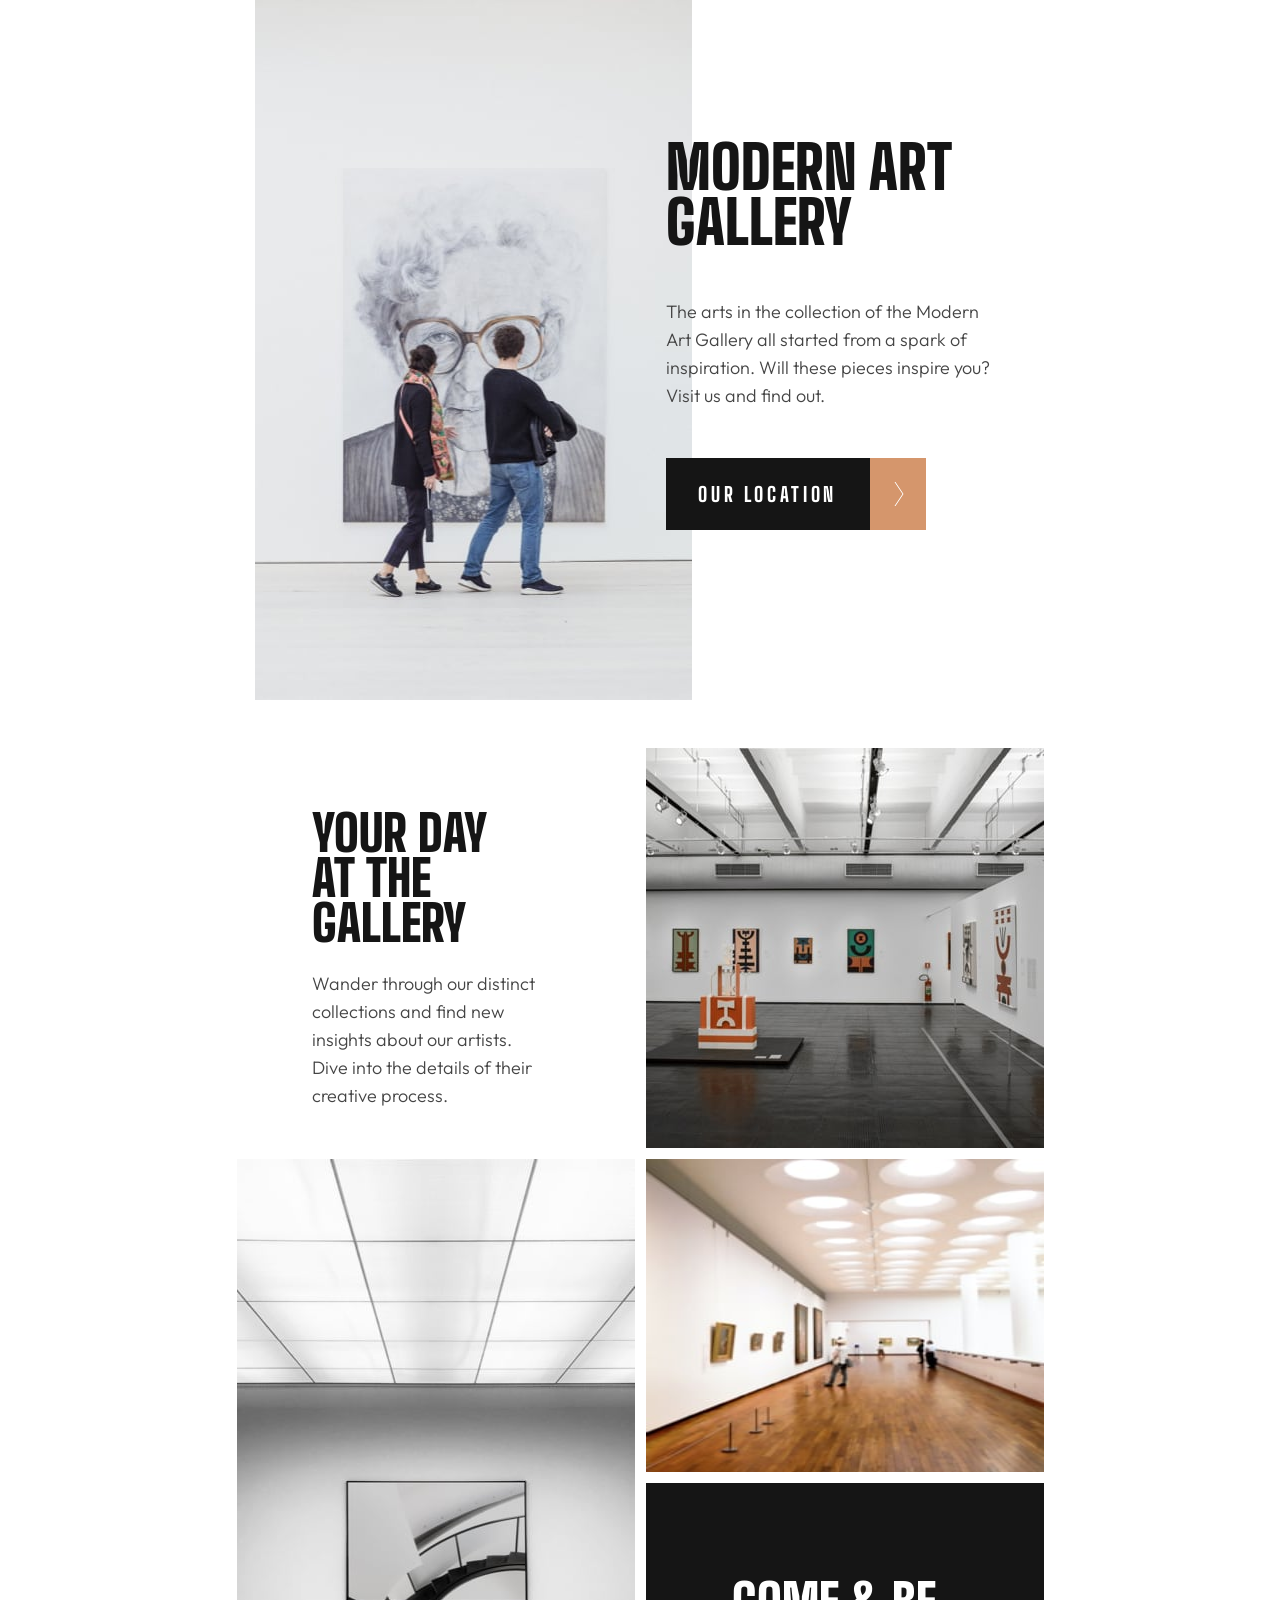
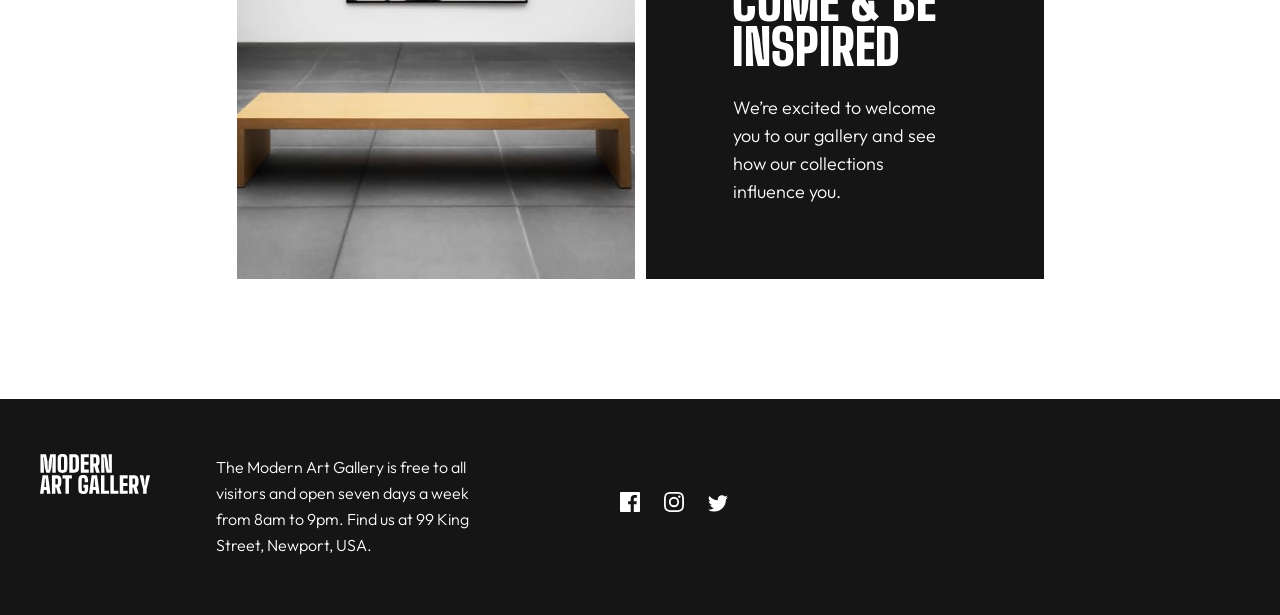
<file: index.html>
<!DOCTYPE html>
<html lang="en">
  <head>
    <meta charset="UTF-8" />
    <meta name="wievport" content="width=device-width,initial-scale=1.0" />
    <link rel="stylesheet" href="./home.css" />
    <link rel="preconnect" href="https://fonts.googleapis.com" />
    <link rel="preconnect" href="https://fonts.gstatic.com" crossorigin />
    <link
      href="https://fonts.googleapis.com/css2?family=Big+Shoulders+Display:wght@800;900&display=swap"
      rel="stylesheet"
    />
    <link rel="preconnect" href="https://fonts.googleapis.com" />
    <link rel="preconnect" href="https://fonts.gstatic.com" crossorigin />
    <link
      href="https://fonts.googleapis.com/css2?family=Outfit:wght@300;500&display=swap"
      rel="stylesheet"
    />
    <title>art gallery website</title>
  </head>

  <body>
    <header>
        <div class="black-box-div"> 
      <img src="./mobile/image-hero.jpg" class="mobile-hero-img" />
      <img src="./tablet/image-hero.jpg" class="tab-hero-img" />
      <img src="./desktop/desktop-image-hero.jpg" class="desktop-hero-img" />
    </div>
      <div class="header-div">
        <h1 class="art-gallery-txt">MODERN ART GALLERY</h1>
        <div class="paragraph-btn-div">
        <p class="header-paragraph">
          The arts in the collection of the Modern Art Gallery all started from
          a spark of inspiration. Will these pieces inspire you? Visit us and
          find out.
        </p>
        <a href="./location.html"
        ><button class="location-btn">OUR LOCATION</button>
          <div class="arrow-div">
            <img src="./icons/icon-arrow-right.svg" class="right-icon" />
          </div>
        </div>
          </div>
        </a>
</header>
    <main>
      <!-- pictures1 -->
        <img src="./mobile/image-grid-1.jpg" class="mobile-grid-img" />
        <img src="./tablet/image-grid-1.jpg" class="tab-grid-img" />
        <img
          src="./desktop/desktop-image-grid-1.jpg"
          class="desktop-grid-img"
        />
        <!-- pictures1 -->
        <div class="main-txt-div">
          <h2 class="your-day-txt">Your Day at the Gallery</h2>
          <p class="main-paragraph">
            Wander through our distinct collections and find new insights about
            our artists. Dive into the details of their creative process.
          </p>
        </div>
      <!-- pictures2 -->
          <img src="./mobile/image-grid-2.jpg" class="mobile-grid2-img" />
          <img src="./tablet/image-grid-2.jpg" class="tab-grid2-img" />
          <img
            src="./desktop/desktop-image-grid-2.jpg"
            class="desktop-grid2-img"
          />
          <!-- pictures2 -->

          <!-- pictures3 -->
          <img src="./mobile/image-grid-3.jpg" class="mobile-grid3-img" />
          <img src="./tablet/image-grid-3.jpg" class="tab-grid3-img" />
          <img
            src="./desktop/desktop-image-grid-3.jpg"
            class="desktop-grid3-img"
          />
          <!-- pictures3 -->
          <div class="inspired-div">
            <h3 class="inspired-txt">COME & BE INSPIRED</h3>
            <p class="black-box-paragraph">
              We’re excited to welcome you to our gallery and see how our
              collections influence you.
            </p>
          </div>
 </main>
    <footer>
      <img src="./icons/logo-light.svg" class="modern-art-img" />
      <p class="footer-paragraph">
        The Modern Art Gallery is free to all visitors and open seven days a
        week from 8am to 9pm. Find us at 99 King Street, Newport, USA.
      </p>
      <div class="icons-div">
        <img src="./icons/icon-facebook.svg" class="facebook-icon" />
        <img src="./icons/icon-instagram.svg" class="instagram-icon" />
        <img src="./icons/icon-twitter.svg" class="twitter-icon" />
      </div>
    </footer>
  </body>
</html>
</file>
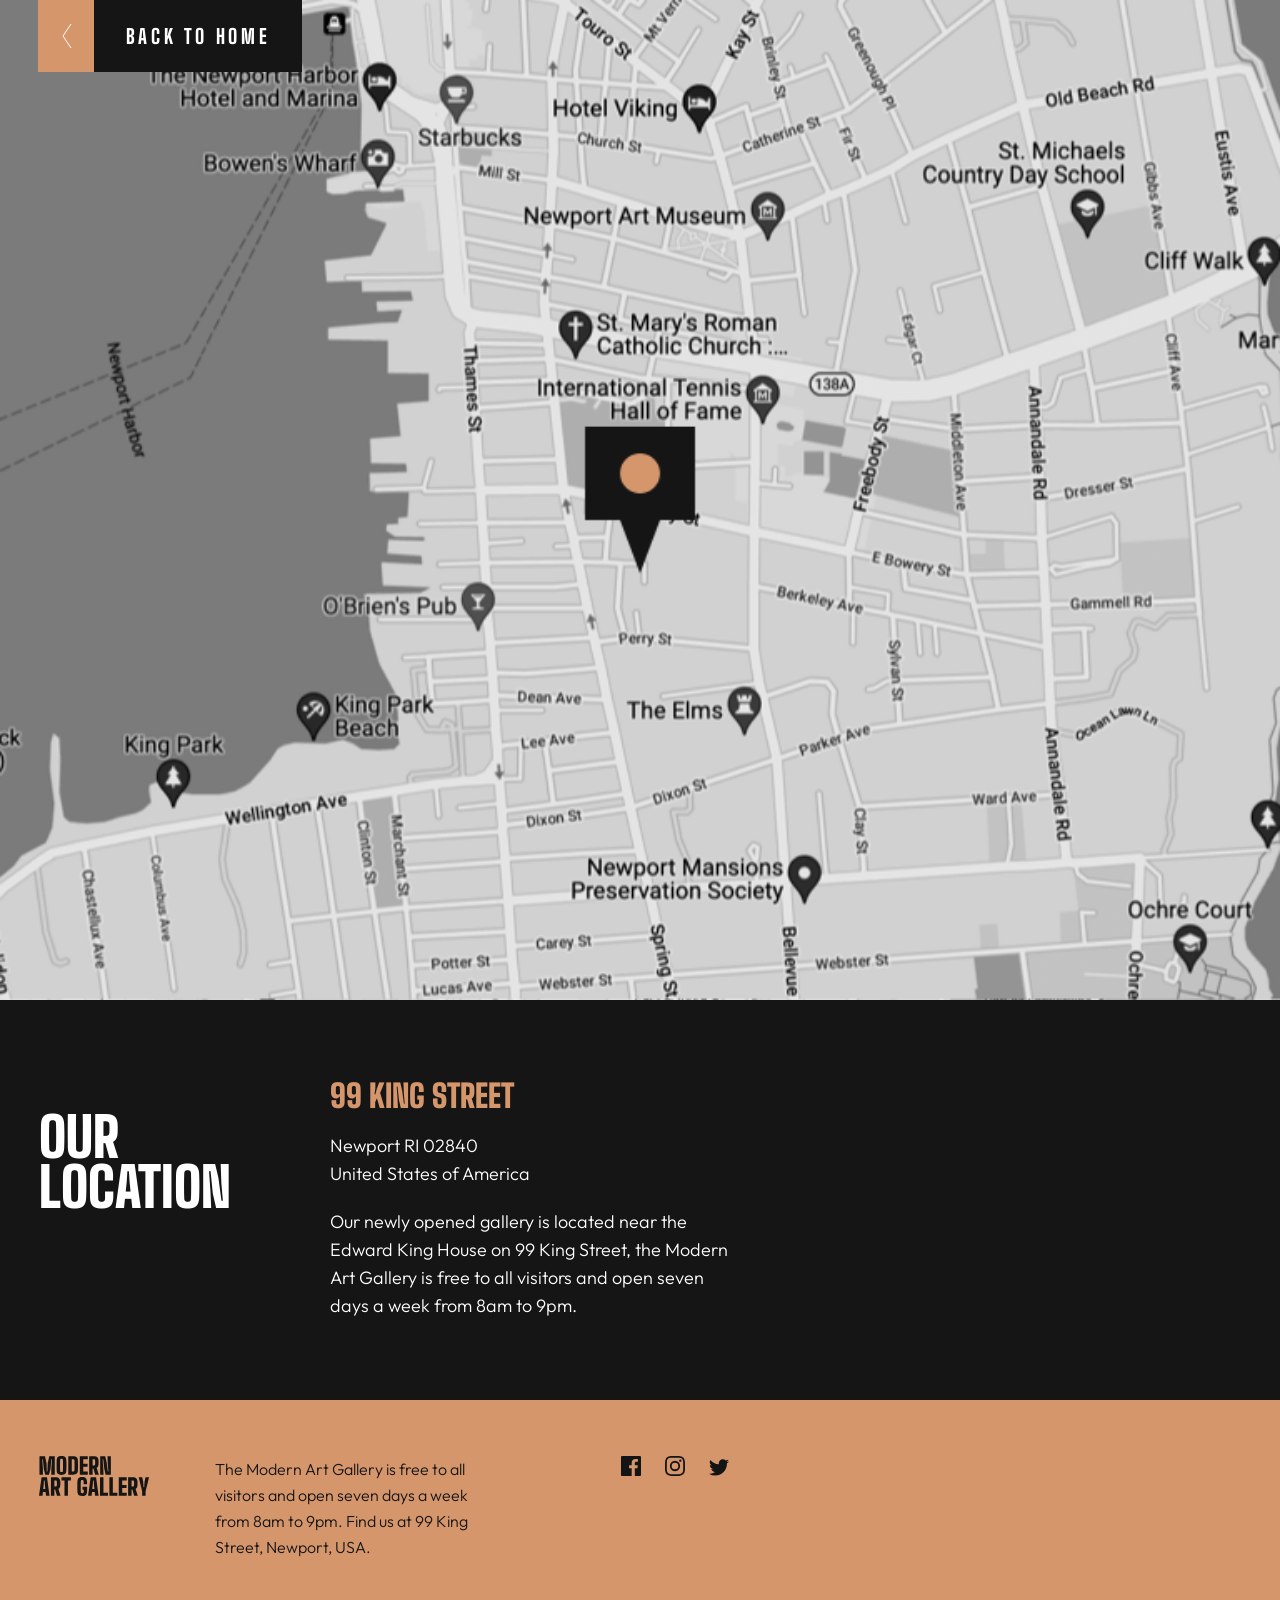
<file: location.html>
<!DOCTYPE html>
<html lang="en">
  <head>
    <meta charset="UTF-8" />
    <meta name="viewport" content="width=device-width, initial-scale=1.0" />
    <meta http-equiv="X-UA-Compatible" content="ie=edge" />
    <link rel="stylesheet" href="location.css" />
    <link rel="preconnect" href="https://fonts.googleapis.com" />
    <link rel="preconnect" href="https://fonts.gstatic.com" crossorigin />
    <link
      href="https://fonts.googleapis.com/css2?family=Big+Shoulders+Display:wght@800;900&display=swap"
      rel="stylesheet"
    />
    <link rel="preconnect" href="https://fonts.googleapis.com" />
    <link rel="preconnect" href="https://fonts.gstatic.com" crossorigin />
    <link
      href="https://fonts.googleapis.com/css2?family=Outfit:wght@300;500&display=swap"
      rel="stylesheet"
    />
    <title>location</title>
  </head>
  <body>
    <header>
      <img src="./mobile/image-map.png" class="mobile-map-img" />
      <img src="./tablet/image-map.png" class="tab-map-img" />
      <img src="./desktop/desktop-image-map.png" class="desktop-map-img" />

      <a href="./index.html">
        <button class="home-html-btn">BACK TO HOME</button>
        <div class="arrow-left-div">
          <img src="./icons/icon-arrow-left.svg" class="left-arrow-img" />
        </div>
      </a>
    </header>
    <main>
      <h1 class="location-txt">OUR LOCATION</h1>
      <div class="king-street-div">
        <h1 class="king-street-txt">99 King Street</h1>
        <p class="newport-paragraph">
          Newport RI 02840 United States of America
        </p>
        <p class="gallery-location-paragraph">
          Our newly opened gallery is located near the Edward King House on 99
          King Street, the Modern Art Gallery is free to all visitors and open
          seven days a week from 8am to 9pm.
        </p>
      </div>
    </main>
    <footer>
      <img src="./icons/logo-dark.svg" class="modern-gallery-img" />
      <p class="footer-paragraph">
        The Modern Art Gallery is free to all visitors and open seven days a
        week from 8am to 9pm. Find us at 99 King Street, Newport, USA.
      </p>
      <div class="icons-div">
        <img src="./icons/icon-facebook.svg" class="fb-icon" />
        <img src="./icons/icon-instagram.svg" class="instagram-icon" />
        <img src="./icons/icon-twitter.svg" class="twitter-icon" />
      </div>
    </footer>
  </body>
</html>
</file>
<file: home.css>
* {
  margin: 0;
  padding: 0;
  box-sizing: border-box;
}
body {
  overflow-x: hidden;
}
header {
  display: flex;
  flex-direction: column;
  align-items: center;
}
.mobile-hero-img {
  width: 100vw;
}
.tab-hero-img {
  display: none;
}
.desktop-hero-img {
  display: none;
}
.header-div {
  display: flex;
  flex-direction: column;
  align-items: center;
  padding: 16px;
  width: 375px;
}
.art-gallery-txt {
  font-family: "Big Shoulders Display";
  font-weight: 900;
  font-size: 60px;
  line-height: 55px;
  text-transform: uppercase;
  color: #151515;
}
.header-paragraph {
  font-family: "Outfit";
  font-weight: 300;
  font-size: 18px;
  line-height: 28px;
  color: #444444;
  margin-top: 32px;
}
a {
  display: flex;
  margin-top: 32px;
  text-decoration: none;
}
.location-btn {
  height: 72px;
  width: 204px;
  background: #151515;
  font-family: "Big Shoulders Display";
  font-weight: 800;
  font-size: 20px;
  letter-spacing: 3.63636px;
  color: #ffffff;
  border: none;
}
.arrow-div {
  height: 72px;
  width: 56px;
  background: #d5966c;
}
.right-icon {
  padding: 24px;
}

main {
  display: flex;
  flex-direction: column;
  align-items: center;
}
.mobile-grid-img {
  margin-top: 120px;
}
.tab-grid-img {
  display: none;
}
.desktop-grid-img {
  display: none;
}

.your-day-txt {
  font-family: "Big Shoulders Display";
  font-weight: 900;
  font-size: 50px;
  line-height: 45px;
  text-transform: uppercase;
  color: #151515;
  width: 343px;
  margin-top: 25px;
}
.main-paragraph {
  font-family: "Outfit";
  font-weight: 300;
  font-size: 18px;
  line-height: 28px;
  color: #444444;
  width: 343px;
  margin-top: 21px;
}

.mobile-grid2-img {
  margin-top: 32px;
}

.tab-grid2-img {
  display: none;
}
.desktop-grid2-img {
  display: none;
}
.mobile-grid3-img {
  margin-top: 16px;
}
.tab-grid3-img {
  display: none;
}
.desktop-grid3-img {
  display: none;
}
.inspired-div {
  height: 293px;
  width: 343px;
  background: #151515;
  margin-top: 16px;
  padding: 24px;
}
.inspired-txt {
  font-family: "Big Shoulders Display";
  font-weight: 900;
  font-size: 50px;
  line-height: 45px;
  text-transform: uppercase;
  color: #ffffff;
  margin-top: 24px;
}
.black-box-paragraph {
  font-family: "Outfit";
  font-weight: 300;
  font-size: 18px;
  line-height: 28px;
  color: #ffffff;
  margin-top: 24px;
  width: 295px;
}
footer {
  width: 100vw;
  background: #151515;
  margin-top: 120px;
  padding: 34px;
}

.footer-paragraph {
  font-family: "Outfit";
  font-weight: 300;
  font-size: 16px;
  line-height: 26px;
  color: #ffffff;
  margin-top: 38px;
}
.icons-div {
  margin-top: 38px;
}

.instagram-icon {
  margin-left: 20px;
}
.twitter-icon {
  margin-left: 20px;
}

/* ----------------------Tablet Version------------------ */
@media screen and (min-width: 768px) {
  .mobile-hero-img {
    display: none;
  }
  .tab-hero-img {
    display: block;
    position: relative;
    right: 38%;
  }
  .desktop-hero-img {
    display: none;
  }
  .header-div {
    position: absolute;
    top: 140px;
    left: 52%;
    display: block;
    padding: 0;
  }
  .art-gallery-txt {
    width: 285px;
  }
  .header-paragraph {
    margin-top: 48px;
    width: 339px;
  }
  a {
    margin-top: 48px;
  }

  .right-icon {
    padding: 24px;
  }
  main {
    display: grid;
    grid-template-columns: auto auto;
    padding-left: 39px;
    padding-right: 39px;
    column-gap: 11px;
    row-gap: 11px;
    min-width: 689px;
    justify-content: center;
  }
  .mobile-grid-img {
    display: none;
  }
  .tab-grid-img {
    display: block;
    grid-column: 2;
  }

  .main-txt-div {
    grid-row: 1;
    margin-left: 75px;
  }
  .your-day-txt {
    width: 223px;
  }
  .main-paragraph {
    width: 223px;
    margin-top: 24px;
  }

  .mobile-grid2-img {
    display: none;
  }
  .mobile-grid3-img {
    display: none;
  }
  .tab-grid2-img {
    display: block;
    grid-row: 2/4;
    max-width: 100%;
    height: 720px;
  }

  .tab-grid3-img {
    display: block;
    grid-row: 2;
    grid-column: 2;
    height: 313px;
    width: 398px;
  }

  .inspired-div {
    height: 396px;
    width: 398px;
    grid-column: 2;
    grid-row: 3;
    margin: 0;
    padding: 29px;
    display: flex;
    flex-direction: column;
    align-items: center;
    justify-content: center;
  }
  .inspired-txt {
    margin-left: 57px;
  }
  .black-box-paragraph {
    width: 223px;
  }
  footer {
    display: flex;
    flex-direction: row;
    align-items: flex-start;
    height: 216px;
    width: 100vw;
    margin-top: 120px;
    padding: 55px 40px;
  }

  .footer-paragraph {
    margin-left: 65px;
    margin-top: 0;
    width: 281px;
  }
  .icons-div {
    margin-top: 38px;
    margin-left: 123px;
  }

  .instagram-icon {
    margin-left: 20px;
  }
  .twitter-icon {
    margin-left: 20px;
  }
}
/* ------------------------Desktop Version---------------------- */
@media screen and (min-width: 1440px) {
  header {
    width: 100vw;
    display: flex;
    flex-direction: row;
  }

  .tab-hero-img {
    display: none;
  }
  .desktop-hero-img {
    display: block;
    position: relative;
    left: 100%;
  }

  .black-box-div {
    height: 799px;
    width: 450px;
    background: #151515;
  }
  .header-div {
    display: flex;
    flex-direction: row;
    align-items: normal;
    padding: 16px;
    width: 100vw;
    left: 143px;
    top: 167px;
  }
  .paragraph-btn-div {
    margin-left: 305px;
  }
  .location-btn:hover {
    background: #d5966c;
    cursor: pointer;
  }
  .arrow-div:hover {
    background: #151515;
    cursor: pointer;
  }
  .art-gallery-txt {
    width: 456px;
    font-size: 96px;
    line-height: 88px;
    color: #ffffff;
    background-image: linear-gradient(90deg, white 290px, black 206px);
    -webkit-background-clip: text;
    color: transparent;
  }
  .header-paragraph {
    width: 350px;
    font-size: 22px;
    line-height: 32px;
    margin-top: 0;
  }
  a {
    margin-top: 64px;
  }

  main {
    display: grid;
    grid-column-gap: 30px;
    grid-row-gap: 30px;
    margin-top: 180px;
    padding-left: 165px;
    padding-right: 164px;
  }

  .tab-grid-img {
    display: none;
  }
  .desktop-grid-img {
    display: block;
  }
  .main-txt-div {
    margin: 0;
  }
  .your-day-txt {
    font-size: 60px;
    line-height: 60px;
    width: 350px;
  }
  .main-paragraph {
    font-size: 22px;
    line-height: 32px;
    width: 350px;
    margin-top: 32px;
  }

  .tab-grid2-img {
    display: none;
  }
  .desktop-grid2-img {
    display: block;
    grid-row: 2/4;
    height: 100%;
    width: 100%;
  }
  .tab-grid3-img {
    display: none;
  }
  .desktop-grid3-img {
    display: block;
    min-width: 100%;
  }
  .inspired-div {
    height: 377px;
    width: 100%;
  }
  .inspired-txt {
    font-size: 60px;
    line-height: 60px;
    margin: 0;
    width: 350px;
  }
  .black-box-paragraph {
    width: 350px;
    font-size: 22px;
    line-height: 32px;
    margin-top: 32px;
  }

  footer {
    height: 244px;
    width: 100vw;
    margin-top: 180px;
    padding: 0;
  }

  .modern-art-img {
    width: 159px;
    margin-left: 165px;
    margin-top: 80px;
  }
  .footer-paragraph {
    font-size: 18px;
    line-height: 28px;
    color: #ffffff;
    margin-top: 80px;
    margin-left: 140px;
    width: 430px;
  }
  .icons-div {
    margin-top: 80px;
  }
  .facebook-icon:hover {
    filter: invert(1%) sepia(94%) saturate(1525%) hue-rotate(300deg)
      brightness(100%) contrast(84%);
    cursor: pointer;
  }
  .instagram-icon:hover {
    filter: invert(1%) sepia(94%) saturate(1525%) hue-rotate(300deg)
      brightness(100%) contrast(84%);
    cursor: pointer;
  }
  .twitter-icon:hover {
    filter: invert(1%) sepia(94%) saturate(1525%) hue-rotate(300deg)
      brightness(100%) contrast(84%);
    cursor: pointer;
  }
}
</file>
<file: location.css>
* {
  margin: 0;
  padding: 0;
  box-sizing: border-box;
}
body {
  display: flex;
  flex-direction: column;
  align-items: center;
  justify-content: center;
}
header {
  display: flex;
  flex-direction: column;
  align-items: center;
  position: relative;
}
.mobile-map-img {
  width: 100vw;
}

a {
  display: flex;
  flex-direction: row-reverse;
  height: 72px;
  width: 264px;
  text-decoration: none;
  position: absolute;
  left: 0;
}
.home-html-btn {
  height: 72px;
  width: 208px;
  background: #151515;
  font-family: "Big Shoulders Display";
  font-weight: 800;
  font-size: 20px;
  line-height: 24px;
  letter-spacing: 3.63636px;
  color: #ffffff;
  border: none;
}
.arrow-left-div {
  height: 72px;
  width: 56px;
  background: #d5966c;
  padding: 24px;
}
.left-arrow-img {
}

.tab-map-img {
  display: none;
}
.desktop-map-img {
  display: none;
}
main {
  width: 100vw;
  background: #151515;
  padding: 16px;
}
.location-txt {
  font-family: "Big Shoulders Display";
  font-weight: 900;
  font-size: 50px;
  text-transform: uppercase;
  color: #ffffff;
  margin-top: 32px;
}
.king-street-txt {
  font-family: "Big Shoulders Display";
  font-weight: 900;
  font-size: 32px;
  line-height: 32px;
  text-transform: uppercase;
  color: #d5966c;
  margin-top: 48px;
}
.newport-paragraph {
  font-family: "Outfit";
  font-weight: 300;
  font-size: 18px;
  line-height: 28px;
  color: #ffffff;
  margin-top: 20px;
  width: 200px;
}
.gallery-location-paragraph {
  font-family: "Outfit";
  font-weight: 300;
  font-size: 18px;
  line-height: 28px;
  color: #ffffff;
  margin-top: 20px;
  margin-bottom: 56px;
}
footer {
  display: flex;
  flex-direction: column;
  align-items: flex-start;
  width: 100vw;
  background: #d5966c;
  padding: 32px;
}
.modern-gallery-img {
}
.footer-paragraph {
  font-family: "Outfit";
  font-weight: 300;
  font-size: 16px;
  line-height: 26px;
  color: #151515;
  margin-top: 38px;
}
.icons-div {
  margin-top: 38px;
  margin-bottom: 48px;
}
.fb-icon {
  filter: invert(0%) sepia(50%) saturate(928%) hue-rotate(82deg) brightness(0%)
    contrast(84%);
}
.instagram-icon {
  margin-left: 20px;
  filter: invert(0%) sepia(50%) saturate(928%) hue-rotate(82deg) brightness(0%)
    contrast(84%);
}
.twitter-icon {
  margin-left: 20px;
  filter: invert(0%) sepia(50%) saturate(928%) hue-rotate(82deg) brightness(0%)
    contrast(84%);
}
/* ----------------------------------Tablet Version----------------------------- */
@media screen and (min-width: 768px) {
  .mobile-map-img {
    display: none;
  }
  .tab-map-img {
    display: block;
    width: 100vw;
  }
  .desktop-map-img {
    display: none;
  }
  a {
    left: 38px;
  }
  .home-html-btn {
  }
  .arrow-left-div {
  }
  .left-arrow-img {
  }

  main {
    width: 100vw;
    padding: 80px 39px;
    display: flex;
  }
  .king-street-div {
    margin-left: 68px;
  }
  .location-txt {
    width: 223px;
    font-size: 55px;
    line-height: 50px;
  }
  .king-street-txt {
    margin-top: 0;
  }
  .newport-paragraph {
  }
  .gallery-location-paragraph {
    margin-bottom: 0;
    width: 398px;
  }
  footer {
    flex-direction: row;
    width: 100vw;
    padding: 56px 39px;
  }
  .modern-gallery-img {
  }
  .footer-paragraph {
    margin-top: 0;
    width: 281px;
    margin-left: 65px;
  }
  .icons-div {
    margin: 0 0 0 125px;
  }
}
/* ----------------------------------Desktop Version----------------------------- */
@media screen and (min-width: 1440px) {
  .tab-map-img {
    display: none;
  }
  .desktop-map-img {
    display: block;
    width: 100vw;
  }
  a {
    left: 156px;
  }
  .home-html-btn:hover {
    background: #d5966c;
    cursor: pointer;
  }
  .arrow-left-div:hover {
    cursor: pointer;
    background: #151515;
  }
  .left-arrow-img {
  }

  main {
    width: 100vw;
    padding: 104px 165px;
  }
  .king-street-div {
    margin-left: 220px;
  }
  .location-txt {
    width: 350px;
    font-size: 70px;
    line-height: 70px;
  }
  .king-street-txt {
    font-size: 36px;
    line-height: 36px;
  }
  .newport-paragraph {
    font-size: 22px;
    line-height: 32px;
    margin-top: 24px;
    width: 243px;
  }
  .gallery-location-paragraph {
    font-size: 22px;
    line-height: 32px;
    width: 540px;
    margin-top: 32px;
  }
  footer {
    width: 100vw;
    padding: 80px 165px;
  }
  .modern-gallery-img {
    height: 58px;
    width: 159px;
  }
  .footer-paragraph {
    width: 430px;
    margin-left: 140px;
    font-size: 18px;
    line-height: 28px;
  }
  .icons-div {
    margin: 0 0 0 273px;
  }
  .fb-icon:hover {
    filter: invert(0%) sepia(17%) saturate(2%) hue-rotate(342deg)
      brightness(111%) contrast(100%);
    cursor: pointer;
  }
  .instagram-icon:hover {
    filter: invert(0%) sepia(17%) saturate(2%) hue-rotate(342deg)
      brightness(111%) contrast(100%);
    cursor: pointer;
  }
  .twitter-icon:hover {
    filter: invert(0%) sepia(17%) saturate(2%) hue-rotate(342deg)
      brightness(111%) contrast(100%);
    cursor: pointer;
  }
}
</file>
